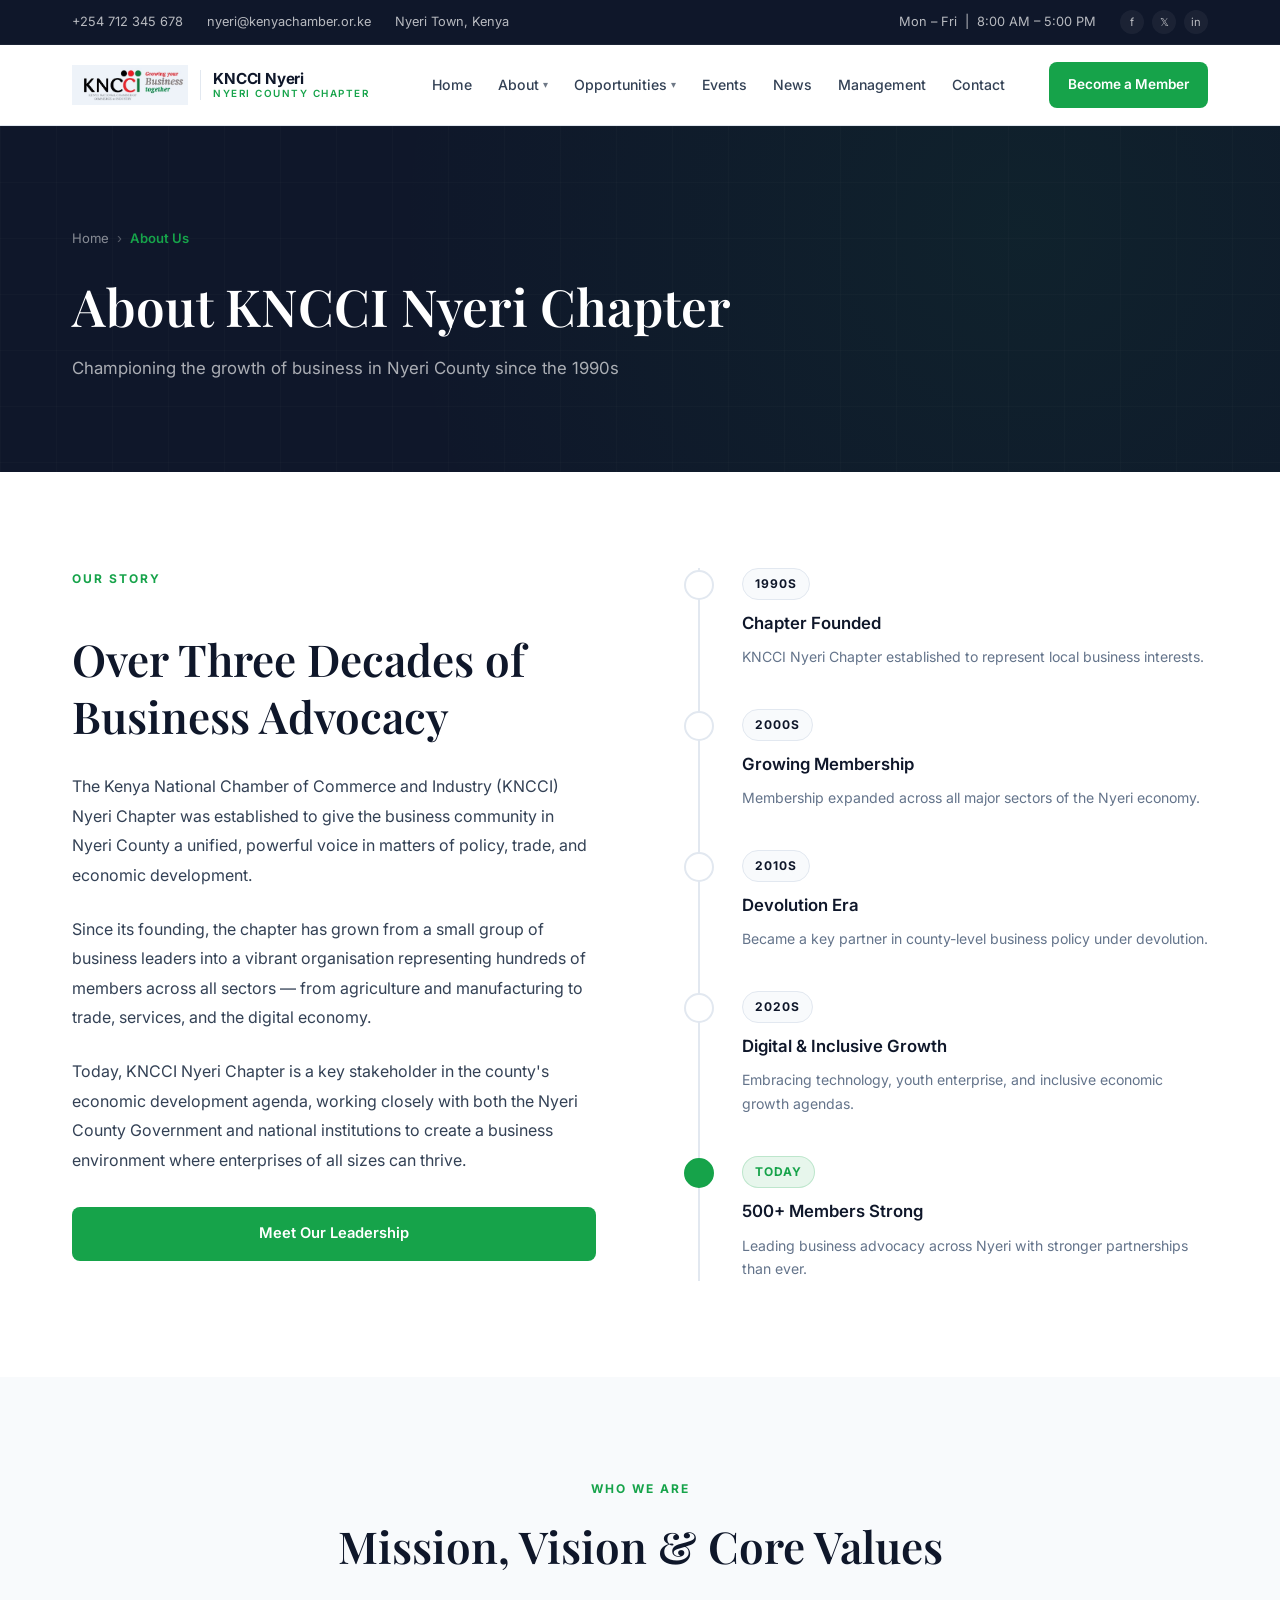
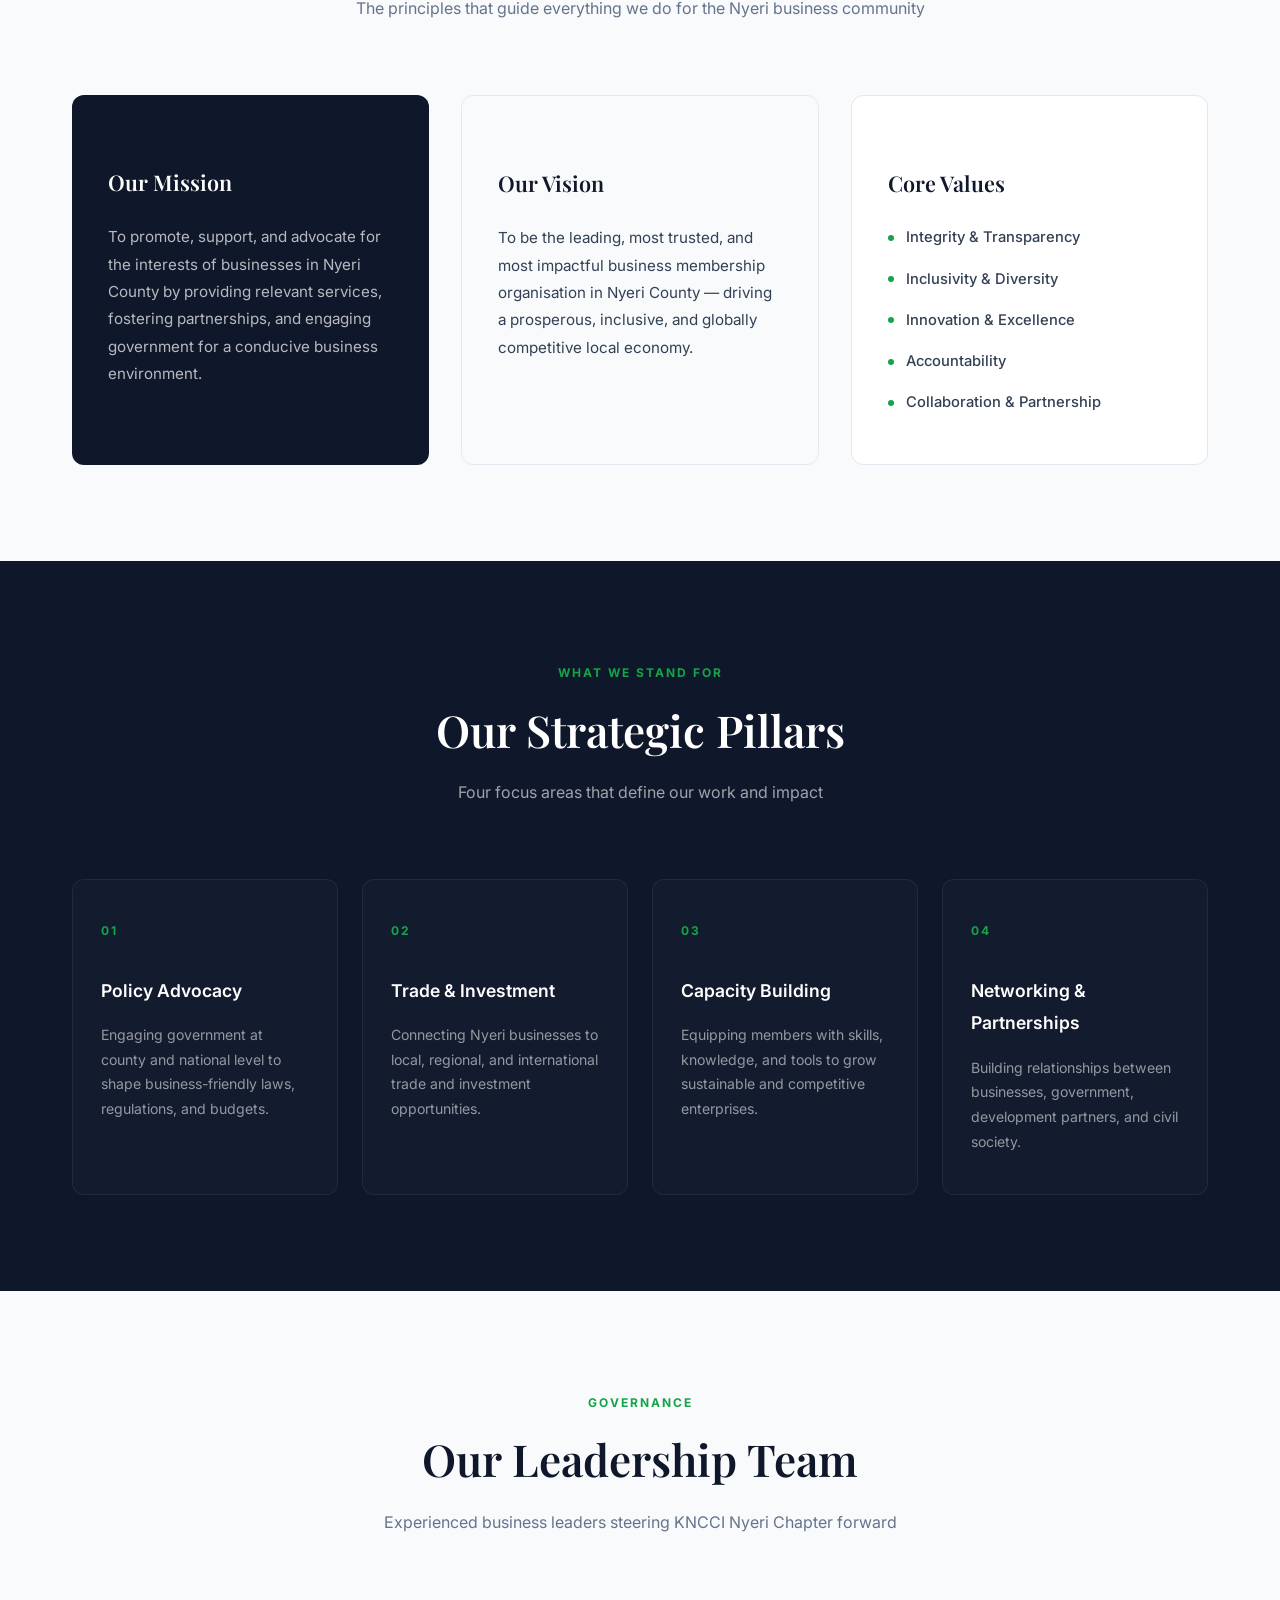
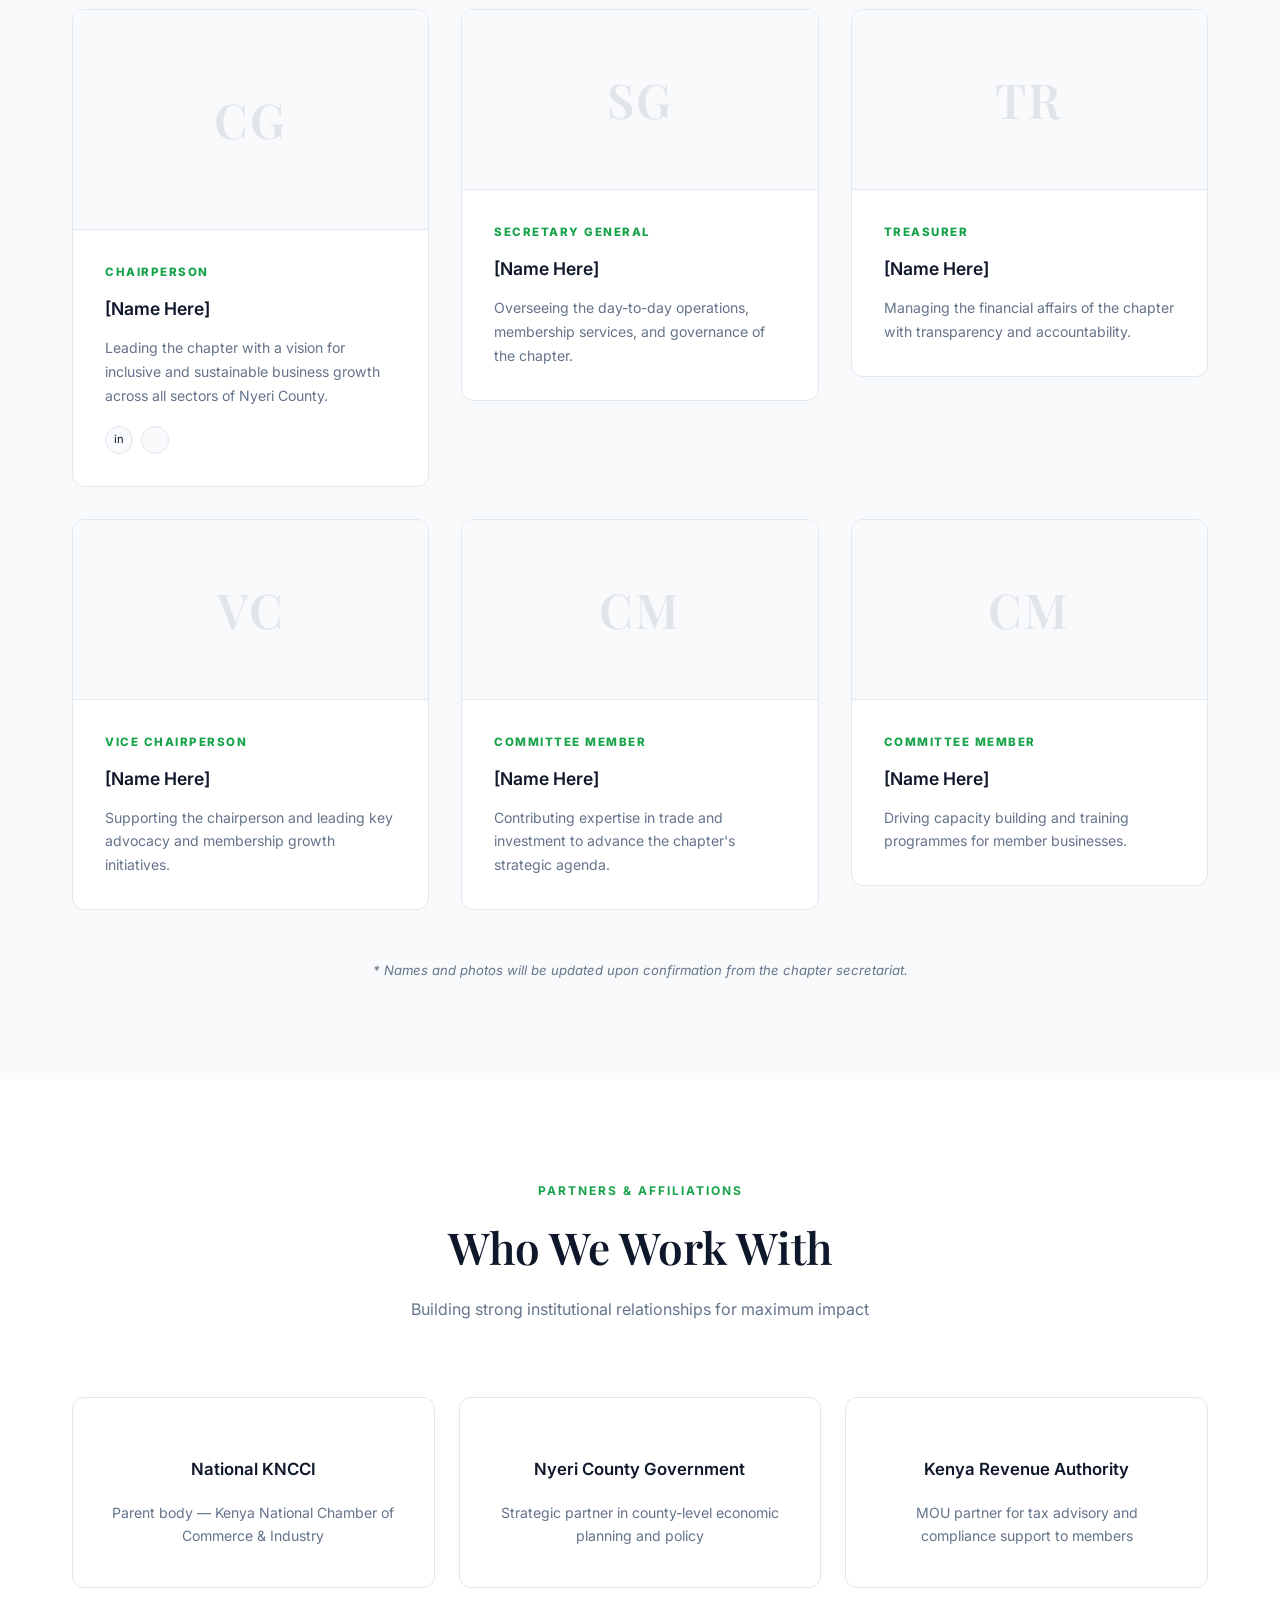
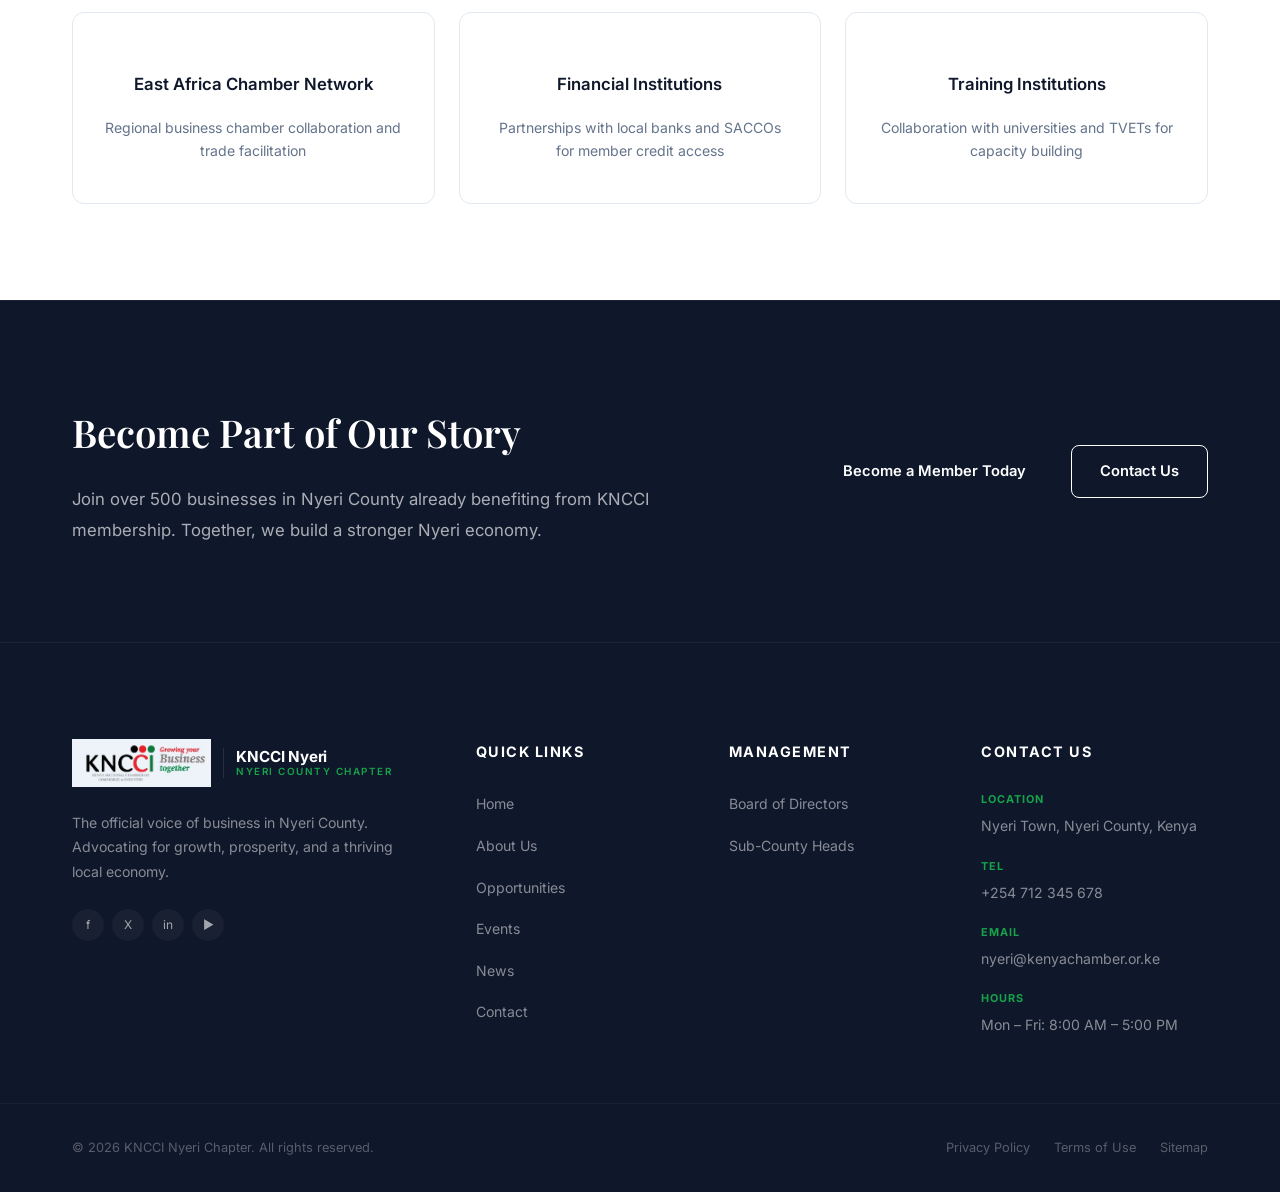
<file: about.html>
﻿<!DOCTYPE html>
<html lang="en">
<head>
  <meta charset="UTF-8" />
  <meta name="viewport" content="width=device-width, initial-scale=1.0" />
  <meta name="description" content="About KNCCI Nyeri Chapter — Our story, mission, vision, values, and leadership team." />
  <title>About Us | KNCCI Nyeri Chapter</title>
  <link rel="preconnect" href="https://fonts.googleapis.com" />
  <link rel="preconnect" href="https://fonts.gstatic.com" crossorigin />
  <link href="https://fonts.googleapis.com/css2?family=Playfair+Display:wght@400;600;700&family=Inter:wght@300;400;500;600;700&display=swap" rel="stylesheet" />
  <link rel="stylesheet" href="css/styles.css" />
  <link rel="stylesheet" href="css/about.css" />
</head>
<body>

  <!-- ===== TOP BAR ===== -->
  <div class="top-bar">
    <div class="container top-bar-inner">
      <div class="top-bar-left">
        <a href="tel:+254712345678"> +254 712 345 678</a>
        <a href="mailto:nyeri@kenyachamber.or.ke"> nyeri@kenyachamber.or.ke</a>
        <span> Nyeri Town, Kenya</span>
      </div>
      <div class="top-bar-right">
        <span>Mon – Fri &nbsp;|&nbsp; 8:00 AM – 5:00 PM</span>
        <div class="top-socials">
          <a href="#" aria-label="Facebook" class="tsoc">f</a>
          <a href="#" aria-label="Twitter" class="tsoc">𝕏</a>
          <a href="#" aria-label="LinkedIn" class="tsoc">in</a>
        </div>
      </div>
    </div>
  </div>

  <!-- ===== HEADER ===== -->
  <header class="header" id="header">
    <nav class="navbar">
      <div class="container nav-inner">
        <a href="index.html" class="logo" id="logo">
          <img src="Images/kncci.jpg" alt="KNCCI Nyeri Chapter Logo" class="logo-img" />
          <div class="logo-label">
            <span class="logo-label-main">KNCCI Nyeri</span>
            <span class="logo-label-sub">Nyeri County Chapter</span>
          </div>
        </a>
        <ul class="nav-links" id="navLinks">
          <li><a href="index.html" class="nav-link">Home</a></li>
          <li class="has-dropdown">
            <a href="about.html" class="nav-link active">About <span class="caret">▾</span></a>
            <ul class="dropdown">
              <li><a href="about.html#story">Our Story</a></li>
              <li><a href="about.html#mvv">Mission & Vision</a></li>
              <li><a href="about.html#leadership">Leadership</a></li>
            </ul>
          </li>
          <li class="has-dropdown">
            <a href="opportunities.html" class="nav-link">Opportunities <span class="caret">▾</span></a>
            <ul class="dropdown">
              <li><a href="opportunities.html#vendor">Vendor Opportunities</a></li>
              <li><a href="opportunities.html#tenders">Government Tenders</a></li>
              <li><a href="opportunities.html#jobs">Job Opportunities</a></li>
              <li><a href="opportunities.html#grants">Grants</a></li>
            </ul>
          </li>
          <li><a href="events.html" class="nav-link">Events</a></li>
          <li><a href="news.html" class="nav-link">News</a></li>
          <li><a href="management.html" class="nav-link">Management</a></li>
          <li><a href="#" class="nav-link">Contact</a></li>
        </ul>
        <a href="#" class="btn btn-primary nav-cta" id="memberCta">Become a Member</a>
        <button class="hamburger" id="hamburger" aria-label="Toggle menu">
          <span></span><span></span><span></span>
        </button>
      </div>
    </nav>
  </header>

  <!-- ===== PAGE HERO ===== -->
  <section class="page-hero">
    <div class="ph-pattern"></div>
    <div class="container ph-inner">
      <nav class="breadcrumb" aria-label="Breadcrumb">
        <a href="index.html">Home</a>
        <span class="bc-sep">›</span>
        <span class="bc-current">About Us</span>
      </nav>
      <h1 class="ph-title">About KNCCI Nyeri Chapter</h1>
      <p class="ph-subtitle">Championing the growth of business in Nyeri County since the 1990s</p>
    </div>
  </section>

  <!-- ===== OUR STORY ===== -->
  <section class="section story" id="story">
    <div class="container story-grid">

      <div class="story-content">
        <span class="section-label">Our Story</span>
        <h2 class="section-title">Over Three Decades of<br>Business Advocacy</h2>
        <p>The Kenya National Chamber of Commerce and Industry (KNCCI) Nyeri Chapter was established to give the business community in Nyeri County a unified, powerful voice in matters of policy, trade, and economic development.</p>
        <p>Since its founding, the chapter has grown from a small group of business leaders into a vibrant organisation representing hundreds of members across all sectors — from agriculture and manufacturing to trade, services, and the digital economy.</p>
        <p>Today, KNCCI Nyeri Chapter is a key stakeholder in the county's economic development agenda, working closely with both the Nyeri County Government and national institutions to create a business environment where enterprises of all sizes can thrive.</p>
        <a href="#leadership" class="btn btn-primary" style="margin-top:8px;">Meet Our Leadership</a>
      </div>

      <div class="story-timeline">
        <div class="tl-item">
          <div class="tl-dot"></div>
          <div class="tl-body">
            <span class="tl-year">1990s</span>
            <h4>Chapter Founded</h4>
            <p>KNCCI Nyeri Chapter established to represent local business interests.</p>
          </div>
        </div>
        <div class="tl-item">
          <div class="tl-dot"></div>
          <div class="tl-body">
            <span class="tl-year">2000s</span>
            <h4>Growing Membership</h4>
            <p>Membership expanded across all major sectors of the Nyeri economy.</p>
          </div>
        </div>
        <div class="tl-item">
          <div class="tl-dot"></div>
          <div class="tl-body">
            <span class="tl-year">2010s</span>
            <h4>Devolution Era</h4>
            <p>Became a key partner in county-level business policy under devolution.</p>
          </div>
        </div>
        <div class="tl-item">
          <div class="tl-dot"></div>
          <div class="tl-body">
            <span class="tl-year">2020s</span>
            <h4>Digital & Inclusive Growth</h4>
            <p>Embracing technology, youth enterprise, and inclusive economic growth agendas.</p>
          </div>
        </div>
        <div class="tl-item tl-item-current">
          <div class="tl-dot tl-dot-active"></div>
          <div class="tl-body">
            <span class="tl-year">Today</span>
            <h4>500+ Members Strong</h4>
            <p>Leading business advocacy across Nyeri with stronger partnerships than ever.</p>
          </div>
        </div>
      </div>

    </div>
  </section>

  <!-- ===== MISSION VISION VALUES ===== -->
  <section class="section mvv bg-light" id="mvv">
    <div class="container">
      <div class="section-header">
        <span class="section-label">Who We Are</span>
        <h2 class="section-title">Mission, Vision & Core Values</h2>
        <p class="section-sub">The principles that guide everything we do for the Nyeri business community</p>
      </div>
      <div class="mvv-grid">

        <div class="mvv-card mvv-mission">
          <div class="mvv-icon"></div>
          <h3>Our Mission</h3>
          <p>To promote, support, and advocate for the interests of businesses in Nyeri County by providing relevant services, fostering partnerships, and engaging government for a conducive business environment.</p>
        </div>

        <div class="mvv-card mvv-vision">
          <div class="mvv-icon"></div>
          <h3>Our Vision</h3>
          <p>To be the leading, most trusted, and most impactful business membership organisation in Nyeri County — driving a prosperous, inclusive, and globally competitive local economy.</p>
        </div>

        <div class="mvv-card mvv-values">
          <div class="mvv-icon"></div>
          <h3>Core Values</h3>
          <ul class="values-list">
            <li><span class="vl-dot"></span>Integrity & Transparency</li>
            <li><span class="vl-dot"></span>Inclusivity & Diversity</li>
            <li><span class="vl-dot"></span>Innovation & Excellence</li>
            <li><span class="vl-dot"></span>Accountability</li>
            <li><span class="vl-dot"></span>Collaboration & Partnership</li>
          </ul>
        </div>

      </div>
    </div>
  </section>

  <!-- ===== KEY PILLARS ===== -->
  <section class="section pillars">
    <div class="container">
      <div class="section-header">
        <span class="section-label">What We Stand For</span>
        <h2 class="section-title">Our Strategic Pillars</h2>
        <p class="section-sub">Four focus areas that define our work and impact</p>
      </div>
      <div class="pillars-grid">
        <div class="pillar-card">
          <div class="pillar-num">01</div>
          <div class="pillar-icon-lg"></div>
          <h3>Policy Advocacy</h3>
          <p>Engaging government at county and national level to shape business-friendly laws, regulations, and budgets.</p>
        </div>
        <div class="pillar-card">
          <div class="pillar-num">02</div>
          <div class="pillar-icon-lg"></div>
          <h3>Trade & Investment</h3>
          <p>Connecting Nyeri businesses to local, regional, and international trade and investment opportunities.</p>
        </div>
        <div class="pillar-card">
          <div class="pillar-num">03</div>
          <div class="pillar-icon-lg"></div>
          <h3>Capacity Building</h3>
          <p>Equipping members with skills, knowledge, and tools to grow sustainable and competitive enterprises.</p>
        </div>
        <div class="pillar-card">
          <div class="pillar-num">04</div>
          <div class="pillar-icon-lg"></div>
          <h3>Networking & Partnerships</h3>
          <p>Building relationships between businesses, government, development partners, and civil society.</p>
        </div>
      </div>
    </div>
  </section>

  <!-- ===== LEADERSHIP ===== -->
  <section class="section leadership bg-light" id="leadership">
    <div class="container">
      <div class="section-header">
        <span class="section-label">Governance</span>
        <h2 class="section-title">Our Leadership Team</h2>
        <p class="section-sub">Experienced business leaders steering KNCCI Nyeri Chapter forward</p>
      </div>
      <div class="leadership-grid">

        <div class="leader-card leader-featured">
          <div class="leader-photo">
            <div class="leader-initials">CG</div>
          </div>
          <div class="leader-info">
            <h3>Chairperson</h3>
            <p class="leader-name">[Name Here]</p>
            <p class="leader-bio">Leading the chapter with a vision for inclusive and sustainable business growth across all sectors of Nyeri County.</p>
            <div class="leader-socials">
              <a href="#" aria-label="LinkedIn">in</a>
              <a href="#" aria-label="Email"></a>
            </div>
          </div>
        </div>

        <div class="leader-card">
          <div class="leader-photo">
            <div class="leader-initials">SG</div>
          </div>
          <div class="leader-info">
            <h3>Secretary General</h3>
            <p class="leader-name">[Name Here]</p>
            <p class="leader-bio">Overseeing the day-to-day operations, membership services, and governance of the chapter.</p>
          </div>
        </div>

        <div class="leader-card">
          <div class="leader-photo">
            <div class="leader-initials">TR</div>
          </div>
          <div class="leader-info">
            <h3>Treasurer</h3>
            <p class="leader-name">[Name Here]</p>
            <p class="leader-bio">Managing the financial affairs of the chapter with transparency and accountability.</p>
          </div>
        </div>

        <div class="leader-card">
          <div class="leader-photo">
            <div class="leader-initials">VC</div>
          </div>
          <div class="leader-info">
            <h3>Vice Chairperson</h3>
            <p class="leader-name">[Name Here]</p>
            <p class="leader-bio">Supporting the chairperson and leading key advocacy and membership growth initiatives.</p>
          </div>
        </div>

        <div class="leader-card">
          <div class="leader-photo">
            <div class="leader-initials">CM</div>
          </div>
          <div class="leader-info">
            <h3>Committee Member</h3>
            <p class="leader-name">[Name Here]</p>
            <p class="leader-bio">Contributing expertise in trade and investment to advance the chapter's strategic agenda.</p>
          </div>
        </div>

        <div class="leader-card">
          <div class="leader-photo">
            <div class="leader-initials">CM</div>
          </div>
          <div class="leader-info">
            <h3>Committee Member</h3>
            <p class="leader-name">[Name Here]</p>
            <p class="leader-bio">Driving capacity building and training programmes for member businesses.</p>
          </div>
        </div>

      </div>
      <p class="leadership-note">* Names and photos will be updated upon confirmation from the chapter secretariat.</p>
    </div>
  </section>

  <!-- ===== AFFILIATIONS ===== -->
  <section class="section affiliations">
    <div class="container">
      <div class="section-header">
        <span class="section-label">Partners & Affiliations</span>
        <h2 class="section-title">Who We Work With</h2>
        <p class="section-sub">Building strong institutional relationships for maximum impact</p>
      </div>
      <div class="affiliations-grid">
        <div class="affil-card">
          <div class="affil-icon"></div>
          <h4>National KNCCI</h4>
          <p>Parent body — Kenya National Chamber of Commerce & Industry</p>
        </div>
        <div class="affil-card">
          <div class="affil-icon"></div>
          <h4>Nyeri County Government</h4>
          <p>Strategic partner in county-level economic planning and policy</p>
        </div>
        <div class="affil-card">
          <div class="affil-icon"></div>
          <h4>Kenya Revenue Authority</h4>
          <p>MOU partner for tax advisory and compliance support to members</p>
        </div>
        <div class="affil-card">
          <div class="affil-icon"></div>
          <h4>East Africa Chamber Network</h4>
          <p>Regional business chamber collaboration and trade facilitation</p>
        </div>
        <div class="affil-card">
          <div class="affil-icon"></div>
          <h4>Financial Institutions</h4>
          <p>Partnerships with local banks and SACCOs for member credit access</p>
        </div>
        <div class="affil-card">
          <div class="affil-icon"></div>
          <h4>Training Institutions</h4>
          <p>Collaboration with universities and TVETs for capacity building</p>
        </div>
      </div>
    </div>
  </section>

  <!-- ===== CTA BANNER ===== -->
  <section class="cta-banner">
    <div class="container cta-inner">
      <div class="cta-text">
        <h2>Become Part of Our Story</h2>
        <p>Join over 500 businesses in Nyeri County already benefiting from KNCCI membership. Together, we build a stronger Nyeri economy.</p>
      </div>
      <div class="cta-actions">
        <a href="#" class="btn btn-gold">Become a Member Today</a>
        <a href="#" class="btn btn-outline-white">Contact Us</a>
      </div>
    </div>
  </section>

    <!-- FOOTER -->
  <footer class="footer">
    <div class="container footer-grid">
      <div class="footer-col footer-brand">
        <a href="index.html" class="footer-logo">
          <img src="Images/kncci.jpg" alt="KNCCI Nyeri Chapter Logo" class="logo-img logo-img-footer" />
          <div class="logo-label">
            <span class="logo-label-main">KNCCI Nyeri</span>
            <span class="logo-label-sub">Nyeri County Chapter</span>
          </div>
        </a>
        <p class="footer-tagline">The official voice of business in Nyeri County. Advocating for growth, prosperity, and a thriving local economy.</p>
        <div class="footer-socials">
          <a href="#" class="fsoc" aria-label="Facebook">f</a>
          <a href="#" class="fsoc" aria-label="Twitter">X</a>
          <a href="#" class="fsoc" aria-label="LinkedIn">in</a>
          <a href="#" class="fsoc" aria-label="YouTube">▶</a>
        </div>
      </div>
      <div class="footer-col">
        <h4>Quick Links</h4>
        <ul class="footer-links">
          <li><a href="index.html">Home</a></li>
          <li><a href="about.html">About Us</a></li>
          <li><a href="opportunities.html">Opportunities</a></li>
          <li><a href="events.html">Events</a></li>
          <li><a href="news.html">News</a></li>
          <li><a href="#">Contact</a></li>
        </ul>
      </div>
      <div class="footer-col">
        <h4>Management</h4>
        <ul class="footer-links">
          <li><a href="management.html#board">Board of Directors</a></li>
          <li><a href="management.html#subcounty">Sub-County Heads</a></li>
        </ul>
      </div>
      <div class="footer-col">
        <h4>Contact Us</h4>
        <ul class="footer-contact">
          <li><span class="fc-label">Location</span> Nyeri Town, Nyeri County, Kenya</li>
          <li><span class="fc-label">Tel</span> <a href="tel:+254712345678">+254 712 345 678</a></li>
          <li><span class="fc-label">Email</span> <a href="mailto:nyeri@kenyachamber.or.ke">nyeri@kenyachamber.or.ke</a></li>
          <li><span class="fc-label">Hours</span> Mon – Fri: 8:00 AM – 5:00 PM</li>
        </ul>
      </div>
    </div>
    <div class="footer-bottom">
      <div class="container footer-bottom-inner">
        <p>&copy; 2026 KNCCI Nyeri Chapter. All rights reserved.</p>
        <div class="footer-bottom-links">
          <a href="#">Privacy Policy</a>
          <a href="#">Terms of Use</a>
          <a href="#">Sitemap</a>
        </div>
      </div>
    </div>
  </footer>

  <script src="js/main.js"></script>
</body>
</html>
</file>
<file: css/styles.css>
/* ====================================
   KNCCI NYERI — STYLES.CSS (REFACTORED)
   ==================================== */

/* Prevent horizontal overflow — body only (html clips sticky elements) */
body { overflow-x: hidden; }

/* --- BRAND TOKENS (MINIMALIST) --- */
:root {
  --navy:       #0F172A; /* Slate Navy (Primary) */
  --green:      #16A34A; /* Forest Green (Accent) */
  --green-hover:#15803D;
  --light:      #F8FAFC; /* Slate-50 Background */
  --white:      #FFFFFF;
  --text:       #334155; /* Slate-700 body text */
  --muted:      #64748B; /* Slate-500 muted text */
  --border:     #E2E8F0; /* Slate-200 borders */
  --shadow:     0 12px 30px rgba(15, 23, 42, 0.04);
  --shadow-hover: 0 20px 40px rgba(15, 23, 42, 0.08);
  --radius:     8px;
  --transition: all 0.3s cubic-bezier(0.4, 0, 0.2, 1);
}

/* --- RESET --- */
*, *::before, *::after { box-sizing: border-box; margin: 0; padding: 0; }
html { scroll-behavior: smooth; }
body {
  font-family: 'Inter', sans-serif;
  color: var(--text);
  background: var(--white);
  line-height: 1.85; /* Generous breathing room for text */
  -webkit-font-smoothing: antialiased;
}
a { text-decoration: none; color: inherit; transition: var(--transition); }
ul { list-style: none; }
img { max-width: 100%; display: block; }

/* --- LAYOUT & WHITESPACE --- */
.container { max-width: 1200px; margin: 0 auto; padding: 0 32px; }
.section { padding: 96px 0; } /* Maximum whitespace */
.bg-light { background: var(--light); }

/* --- BUTTONS (CLEAN & MINIMAL) --- */
.btn {
  display: inline-flex; align-items: center; justify-content: center;
  padding: 12px 28px; border-radius: var(--radius); font-weight: 600;
  font-size: .92rem; transition: var(--transition); cursor: pointer;
  border: 1.5px solid transparent; font-family: 'Inter', sans-serif;
  white-space: nowrap;
}
.btn-primary { background: var(--green); color: var(--white); }
.btn-primary:hover { background: var(--green-hover); }
.btn-gold { background: var(--navy); color: var(--white); }
.btn-gold:hover { background: var(--green); }
.btn-ghost { border-color: rgba(255,255,255,.3); color: var(--white); }
.btn-ghost:hover { background: rgba(255,255,255,.1); border-color: var(--white); }
.btn-outline-white { border-color: var(--white); color: var(--white); }
.btn-outline-white:hover { background: var(--white); color: var(--navy); }
.btn-outline-dark { border-color: var(--border); color: var(--navy); }
.btn-outline-dark:hover { border-color: var(--navy); background: var(--navy); color: var(--white); }

/* --- SECTION HEADER --- */
.section-header { text-align: center; margin-bottom: 72px; }
.section-header.light .section-title,
.section-header.light .section-sub { color: var(--white); }
.section-header.light .section-label { color: var(--green); }
.section-label {
  display: inline-block; text-transform: uppercase; font-size: .75rem;
  font-weight: 700; letter-spacing: 2px; color: var(--green); margin-bottom: 16px;
}
.section-title {
  font-family: 'Playfair Display', serif; font-size: clamp(2rem, 4.5vw, 2.75rem);
  line-height: 1.3; margin-bottom: 20px; color: var(--navy); font-weight: 600;
}
.section-sub { color: var(--muted); max-width: 650px; margin: 0 auto; font-size: 1rem; }
.section-cta { text-align: center; margin-top: 64px; }

/* ===== TOP BAR (SLIM & CLEAN) ===== */
.top-bar { background: var(--navy); color: rgba(255,255,255,.7); font-size: .8rem; padding: 10px 0; border-bottom: 1px solid rgba(255,255,255,.05); }
.top-bar-inner { display: flex; justify-content: space-between; align-items: center; gap: 16px; }
.top-bar-left, .top-bar-right { display: flex; align-items: center; gap: 24px; flex-wrap: wrap; }
.top-bar-left a, .top-bar-right a { color: rgba(255,255,255,.7); }
.top-bar-left a:hover { color: var(--white); }
.top-socials { display: flex; gap: 8px; }
.tsoc {
  width: 24px; height: 24px; border-radius: 50%; background: rgba(255,255,255,.05);
  display: flex; align-items: center; justify-content: center; font-size: .7rem;
  transition: var(--transition);
}
.tsoc:hover { background: var(--green); color: var(--white); }

/* ===== HEADER ===== */
.header {
  position: sticky; top: 0; z-index: 999;
  background: var(--white); border-bottom: 1px solid var(--border);
  transition: var(--transition);
}
.header.scrolled { box-shadow: var(--shadow); }
.nav-inner { display: flex; align-items: center; gap: 24px; height: 80px; }

/* Logo */
.logo { display: flex; align-items: center; gap: 12px; flex-shrink: 0; }
.logo-img { height: 40px; width: auto; object-fit: contain; }
.logo-img-footer { height: 48px; }

.logo-label {
  display: flex; flex-direction: column; line-height: 1.2;
  border-left: 1px solid var(--border); padding-left: 12px;
}
.logo-label-main {
  font-family: 'Inter', sans-serif; font-size: .95rem; font-weight: 700;
  color: var(--navy); letter-spacing: -0.2px; white-space: nowrap;
}
.logo-label-sub {
  font-family: 'Inter', sans-serif; font-size: .62rem; font-weight: 600;
  color: var(--green); text-transform: uppercase; letter-spacing: 1.5px; white-space: nowrap;
}

/* Footer logo adjustments */
.footer-logo .logo-label { border-left-color: rgba(255,255,255,.1); }
.footer-logo .logo-label-main { color: var(--white); }
.footer-logo .logo-label-sub { color: var(--green); }
.footer-logo { display: flex; align-items: center; gap: 12px; }

/* Nav Links */
.nav-links { display: flex; align-items: center; gap: 2px; margin-left: auto; }
.nav-link {
  padding: 8px 12px; font-size: .88rem; font-weight: 500;
  color: var(--text); position: relative; display: flex; align-items: center; gap: 4px;
}
.nav-link::after {
  content: ''; position: absolute; bottom: 4px; left: 16px; right: 16px;
  height: 2px; background: var(--green); transform: scaleX(0);
  transform-origin: left; transition: var(--transition);
}
.nav-link:hover { color: var(--navy); }
.nav-link:hover::after, .nav-link.active::after { transform: scaleX(1); }
.nav-link.active { color: var(--navy); font-weight: 600; }
.caret { font-size: .6rem; opacity: 0.7; }

/* Dropdown */
.has-dropdown { position: relative; }
.dropdown {
  position: absolute; top: 100%; left: 0;
  background: var(--white); border-radius: var(--radius); min-width: 210px;
  box-shadow: 0 10px 30px rgba(0,0,0,0.06); border: 1px solid var(--border);
  opacity: 0; visibility: hidden; transform: translateY(8px); transition: var(--transition);
  z-index: 100; padding: 8px 0;
}
.has-dropdown:hover .dropdown { opacity: 1; visibility: visible; transform: translateY(0); }
.dropdown li a { display: block; padding: 10px 20px; font-size: .88rem; font-weight: 500; color: var(--text); }
.dropdown li a:hover { background: var(--light); color: var(--green); }

.nav-cta {
  margin-left: 8px;
  padding: 9px 18px;
  font-size: .85rem;
  white-space: nowrap;
  flex-shrink: 0;
}

/* Hamburger */
.hamburger { display: none; flex-direction: column; gap: 6px; cursor: pointer; border: none; background: none; padding: 6px; margin-left: auto; }
.hamburger span { display: block; width: 22px; height: 2px; background: var(--navy); transition: var(--transition); }

/* ===== HERO SLIDESHOW ===== */
.hero-slider {
  position: relative; width: 100%; height: 85vh; min-height: 500px; max-height: 800px;
  overflow: hidden;
}
.slider-track { position: absolute; inset: 0; }
.slide {
  position: absolute; inset: 0;
  background-size: cover; background-position: center;
  opacity: 0; transition: opacity 1.2s ease-in-out;
}
.slide--active { opacity: 1; }
.slide-overlay {
  position: absolute; inset: 0;
  background: linear-gradient(135deg, rgba(15, 23, 42, 0.75) 0%, rgba(15, 23, 42, 0.45) 50%, rgba(15, 23, 42, 0.6) 100%);
}

/* Fallback when no image is set */
.slide[style*="url('')"] { background: var(--navy); }

/* Content overlay */
.slider-content {
  position: absolute; inset: 0; z-index: 5;
  display: flex; align-items: center; justify-content: center; text-align: center;
}
.hero-badge {
  display: inline-block; background: rgba(22, 163, 74, 0.15); border: 1px solid rgba(22, 163, 74, 0.35);
  color: var(--green); font-size: .78rem; font-weight: 700; letter-spacing: 1.5px;
  text-transform: uppercase; padding: 6px 16px; border-radius: 50px; margin-bottom: 16px;
}
.hero-title {
  font-family: 'Playfair Display', serif; font-size: clamp(2.2rem, 4.5vw, 3.4rem); line-height: 1.15;
  color: var(--white); margin-bottom: 18px; font-weight: 600; max-width: 780px; margin-left: auto; margin-right: auto;
}
.hero-title em { font-style: normal; color: var(--green); }
.hero-subtitle {
  color: rgba(255,255,255,.75); font-size: 1.05rem; margin-bottom: 28px;
  max-width: 560px; line-height: 1.7; margin-left: auto; margin-right: auto;
}
.hero-actions { display: flex; gap: 16px; flex-wrap: wrap; justify-content: center; }

/* Navigation Dots */
.slider-dots {
  display: flex; gap: 10px; margin-top: 40px; z-index: 10; justify-content: center;
}
.slider-dot {
  width: 10px; height: 10px; border-radius: 50%; border: 2px solid rgba(255,255,255,.5);
  background: transparent; cursor: pointer; transition: var(--transition); padding: 0;
}
.slider-dot:hover { border-color: var(--white); }
.dot--active { background: var(--green); border-color: var(--green); width: 28px; border-radius: 50px; }

/* Arrows */
.slider-arrow {
  position: absolute; top: 50%; transform: translateY(-50%); z-index: 10;
  width: 48px; height: 48px; border-radius: 50%;
  background: rgba(255,255,255,.08); border: 1px solid rgba(255,255,255,.15);
  color: var(--white); font-size: 1.6rem; cursor: pointer;
  display: flex; align-items: center; justify-content: center;
  transition: var(--transition); backdrop-filter: blur(6px);
}
.slider-arrow:hover { background: rgba(255,255,255,.18); border-color: rgba(255,255,255,.3); }
.slider-arrow--prev { left: 24px; }
.slider-arrow--next { right: 24px; }

/* Caption */
.slider-caption {
  position: absolute; bottom: 0; left: 0; right: 0; z-index: 8;
  background: rgba(15, 23, 42, 0.6); backdrop-filter: blur(8px);
  color: rgba(255,255,255,.7); font-size: .82rem; font-weight: 500;
  padding: 12px 32px; text-align: center; letter-spacing: 0.5px;
  border-top: 1px solid rgba(255,255,255,.06);
  transition: opacity 0.4s ease;
}



/* ===== ABOUT ===== */
.about { padding: 60px 0; }
.about-grid { display: grid; grid-template-columns: 1fr 1fr; gap: 48px; align-items: center; }
.about-visual { display: flex; flex-direction: column; gap: 32px; }
.about-box {
  position: relative; background: var(--light); border: 1px solid var(--border);
  border-radius: 16px; aspect-ratio: 1.1; max-width: 420px;
  display: flex; align-items: center; justify-content: center;
}

.about-float-badge {
  position: absolute; bottom: -16px; right: -16px;
  background: var(--navy); color: var(--white); padding: 18px 24px; border-radius: 8px;
  text-align: left; box-shadow: var(--shadow); max-width: 260px;
}
.about-float-badge strong { display: block; font-size: 1.1rem; font-weight: 700; color: var(--green); margin-bottom: 2px; }
.about-float-badge small { font-size: .78rem; color: rgba(255,255,255,.6); }

.about-pillars { display: grid; grid-template-columns: repeat(4, 1fr); gap: 16px; max-width: 420px; }
.pillar {
  display: flex; flex-direction: column; align-items: center; justify-content: center;
  background: var(--white); border: 1px solid var(--border); border-radius: 8px; padding: 18px 10px;
  font-size: .82rem; font-weight: 600; color: var(--navy); transition: var(--transition);
  text-align: center;
}
.pillar:hover { border-color: var(--green); color: var(--green); transform: translateY(-2px); }

.about-content { display: flex; flex-direction: column; gap: 16px; }
.about-content p { color: var(--text); font-size: 1rem; }
.checklist { display: flex; flex-direction: column; gap: 16px; margin: 12px 0; }
.checklist li {
  display: flex; align-items: center; gap: 16px;
  font-size: .95rem; font-weight: 500; color: var(--text);
}
.checklist li::before {
  content: '✓'; width: 20px; height: 20px; border-radius: 50%;
  background: rgba(22, 163, 74, 0.1); color: var(--green);
  display: flex; align-items: center; justify-content: center;
  font-size: .7rem; font-weight: 900; flex-shrink: 0;
}

/* ===== PATRONS MARQUEE ===== */
.patrons-marquee-container {
  overflow: hidden; white-space: nowrap; position: relative; width: 100%; display: flex; align-items: center; padding: 24px 0;
  mask-image: linear-gradient(to right, transparent, black 10%, black 90%, transparent);
  -webkit-mask-image: linear-gradient(to right, transparent, black 10%, black 90%, transparent);
}
.patrons-marquee {
  display: flex; gap: 32px; animation: scroll-marquee 25s linear infinite;
}
.patrons-marquee:hover { animation-play-state: paused; }
.patrons-marquee .patron-logo {
  background: var(--white); border: 1px solid var(--border); border-radius: 8px; width: 160px; height: 90px;
  display: flex; align-items: center; justify-content: center; flex-shrink: 0;
  font-size: 0.85rem; font-weight: 600; color: var(--muted); box-shadow: 0 4px 12px rgba(0,0,0,0.02); transition: var(--transition);
}
.patrons-marquee .patron-logo:hover {
  border-color: var(--green); color: var(--navy); box-shadow: 0 8px 24px rgba(0,0,0,0.08); transform: translateY(-4px);
}
@keyframes scroll-marquee {
  0% { transform: translateX(0); }
  100% { transform: translateX(calc(-50% - 16px)); }
}

/* ===== EVENTS (HIGH CONTRAST DARK) ===== */
.events { background: var(--navy); }
.events-grid { display: grid; grid-template-columns: 1.4fr 1fr 1fr; gap: 24px; align-items: start; }
.event-card {
  background: rgba(255,255,255,.02); border: 1px solid rgba(255,255,255,.06);
  border-radius: 12px; overflow: hidden; transition: var(--transition);
  display: flex; flex-direction: column;
}
.event-card:hover { background: rgba(255,255,255,.04); border-color: rgba(255,255,255,.12); transform: translateY(-4px); }
.event-featured { background: rgba(255,255,255,.04); border-color: rgba(255,255,255,.12); }
.ev-date {
  background: rgba(255,255,255,.04); color: var(--white);
  display: flex; flex-direction: column; align-items: center; justify-content: center;
  padding: 24px 16px; min-height: 100px; flex-shrink: 0; border-bottom: 1px solid rgba(255,255,255,.06);
}
.event-featured .ev-date { border-bottom-color: rgba(255,255,255,.1); }
.ev-day   { font-size: 2.2rem; font-weight: 600; font-family: 'Playfair Display', serif; line-height: 1; }
.ev-month { font-size: .78rem; font-weight: 700; letter-spacing: 2px; text-transform: uppercase; color: var(--green); }
.ev-year  { font-size: .7rem; opacity: .5; margin-top: 2px; }
.ev-body  { padding: 32px; display: flex; flex-direction: column; gap: 16px; flex: 1; }
.ev-tag {
  display: inline-block; font-size: .68rem; font-weight: 700; text-transform: uppercase;
  letter-spacing: 1px; background: rgba(255,255,255,.06); color: rgba(255,255,255,.8);
  padding: 4px 12px; border-radius: 50px; align-self: flex-start;
}
.ev-body h3 { color: var(--white); font-size: 1.1rem; line-height: 1.4; font-weight: 600; }
.ev-body-desc { color: rgba(255,255,255,.55); font-size: .88rem; line-height: 1.7; }
.ev-body-desc p { margin-bottom: 12px; }
.ev-body-desc p:last-child { margin-bottom: 0; }
.ev-body-desc ul, .ev-body-desc ol { margin-left: 20px; margin-bottom: 12px; }
.ev-body-desc li { margin-bottom: 4px; }
.ev-meta { display: flex; flex-direction: column; gap: 6px; }
.ev-meta span { color: rgba(255,255,255,.4); font-size: .8rem; }
.ev-link { color: var(--white); font-size: .88rem; font-weight: 600; transition: var(--transition); border-bottom: 1.5px dashed rgba(255,255,255,0.3); align-self: flex-start; padding-bottom: 2px; }
.ev-link:hover { color: var(--green); border-bottom-color: var(--green); }

/* ===== NEWS (EDITORIAL) ===== */
.news-grid { display: grid; grid-template-columns: repeat(3, 1fr); gap: 24px; align-items: start; }
.news-card {
  background: var(--white); border-radius: 12px; border: 1px solid var(--border);
  overflow: hidden; transition: var(--transition); display: flex; flex-direction: column; height: 100%;
}
.news-card:hover { border-color: var(--navy); box-shadow: var(--shadow); transform: translateY(-4px); }
.news-thumb {
  height: 240px; background-color: var(--navy);
  position: relative; flex-shrink: 0; overflow: hidden;
  display: flex; align-items: center; justify-content: center;
}
.news-blur {
  position: absolute;
  inset: -20px;
  background-size: cover;
  background-position: center;
  filter: blur(20px) brightness(0.6);
  z-index: 1;
}
.news-img {
  position: relative;
  z-index: 2;
  width: 100%;
  height: 100%;
  object-fit: contain;
}
.news-body { padding: 32px; display: flex; flex-direction: column; gap: 14px; flex: 1; justify-content: center; }
.news-tag {
  display: inline-block; background: var(--light); color: var(--navy);
  font-size: .68rem; font-weight: 700; letter-spacing: 1px; text-transform: uppercase;
  padding: 4px 12px; border-radius: 50px; align-self: flex-start; border: 1px solid var(--border);
}
.news-body h3 { font-size: 1.15rem; line-height: 1.45; color: var(--navy); font-weight: 600; margin-bottom: auto; }
.news-foot { display: flex; justify-content: space-between; align-items: center; margin-top: 12px; padding-top: 16px; border-top: 1px solid var(--border); }
.news-date { color: var(--muted); font-size: .78rem; font-weight: 500; }
.news-link { font-size: .88rem; font-weight: 600; color: var(--green); transition: var(--transition); text-decoration: none; border-bottom: 1.5px dashed rgba(22, 163, 74, 0.3); padding-bottom: 2px; }
.news-link:hover { color: var(--navy); border-bottom-color: var(--navy); }

/* ===== CTA BANNER (EDITORIAL FOREST GREEN) ===== */
.cta-banner { background: var(--navy); border-top: 1px solid rgba(255,255,255,0.05); padding: 96px 0; }
.cta-inner { display: flex; align-items: center; justify-content: space-between; gap: 48px; flex-wrap: wrap; }
.cta-text h2 { font-family: 'Playfair Display', serif; font-size: clamp(1.8rem, 3.5vw, 2.4rem); color: var(--white); margin-bottom: 16px; font-weight: 600; }
.cta-text p  { color: rgba(255,255,255,.65); max-width: 580px; font-size: 1.05rem; }
.cta-actions { display: flex; gap: 16px; flex-wrap: wrap; flex-shrink: 0; }

/* ===== FOOTER (CLEAN INSTITUTIONAL) ===== */
.footer { background: var(--navy); padding: 96px 0 0; border-top: 1px solid rgba(255,255,255,0.05); }
.footer-grid { display: grid; grid-template-columns: 1.8fr 1fr 1fr 1.2fr; gap: 64px; padding-bottom: 64px; }
.footer-tagline { color: rgba(255,255,255,.5); font-size: .88rem; margin: 24px 0; line-height: 1.75; }
.footer-socials { display: flex; gap: 8px; }
.fsoc {
  width: 32px; height: 32px; border-radius: 50%;
  background: rgba(255,255,255,.04); color: rgba(255,255,255,.6);
  display: flex; align-items: center; justify-content: center;
  font-size: .75rem; transition: var(--transition);
}
.fsoc:hover { background: var(--green); color: var(--white); }
.footer-col h4 { color: var(--white); font-size: .9rem; margin-bottom: 24px; font-weight: 700; text-transform: uppercase; letter-spacing: 1.5px; }
.footer-links li { margin-bottom: 12px; }
.footer-links a { color: rgba(255,255,255,.5); font-size: .88rem; }
.footer-links a:hover { color: var(--white); }
.footer-contact { display: flex; flex-direction: column; gap: 16px; }
.footer-contact li { display: flex; flex-direction: column; gap: 4px; color: rgba(255,255,255,.5); font-size: .88rem; }
.footer-contact a { color: rgba(255,255,255,.5); }
.footer-contact a:hover { color: var(--white); }
.fc-label {
  font-size: .68rem; font-weight: 700; text-transform: uppercase;
  letter-spacing: 1px; color: var(--green); display: block;
}
.footer-bottom { border-top: 1px solid rgba(255,255,255,.04); padding: 32px 0; }
.footer-bottom-inner { display: flex; justify-content: space-between; align-items: center; flex-wrap: wrap; gap: 16px; }
.footer-bottom p { color: rgba(255,255,255,.3); font-size: .8rem; }
.footer-bottom-links { display: flex; gap: 24px; }
.footer-bottom-links a { color: rgba(255,255,255,.3); font-size: .8rem; }
.footer-bottom-links a:hover { color: var(--white); }

/* ===== RESPONSIVE ===== */
@media (max-width: 1200px) {
  .nav-inner { gap: 16px; }
  .nav-link { padding: 8px 10px; font-size: .88rem; }
  .nav-cta { margin-left: 8px; padding: 8px 14px; font-size: .82rem; }
}

@media (max-width: 1024px) {
  .top-bar { display: none; }
  .nav-links, .nav-cta { display: none; }
  .hamburger { display: flex; }
  

  .events-grid, .news-grid { grid-template-columns: 1fr; }
  .news-featured { flex-direction: column; }
  .news-thumb { min-width: unset; min-height: 180px; border-right: none; border-bottom: 1px solid var(--border); }
  .footer-grid { grid-template-columns: 1.2fr 0.8fr 0.8fr 1.2fr; gap: 40px; }
  .about-grid { grid-template-columns: 1fr; gap: 48px; }
  .about-box { max-width: 100%; aspect-ratio: 1.3; }
  .about-pillars { max-width: 100%; }
  
  .hero-slider { height: 70vh; min-height: 420px; }
  .slider-content .container { text-align: center; }
  .hero-subtitle { margin-left: auto; margin-right: auto; }
  .hero-actions { justify-content: center; }
  .slider-dots { justify-content: center; }
  .slider-arrow { display: none; }
}

@media (max-width: 768px) {
  .section { padding: 80px 0; }

  .cta-inner { flex-direction: column; text-align: center; gap: 32px; }
  .footer-grid { grid-template-columns: 1fr; gap: 48px; }
  .about-pillars { grid-template-columns: repeat(2, 1fr); }
}

@media (max-width: 480px) {
  .hero-actions .btn { width: 100%; }
  .hero-slider { height: 60vh; min-height: 380px; }
}

/* ===== MOBILE NAV OPEN STATE ===== */
.nav-open .nav-links {
  display: flex; flex-direction: column; align-items: flex-start;
  position: fixed; top: 0; left: 0; width: 80%; max-width: 300px; height: 100vh;
  background: var(--white); padding: 80px 24px 24px; gap: 8px;
  box-shadow: 10px 0 40px rgba(15, 23, 42, 0.1); z-index: 998;
}
.nav-open .nav-cta { display: none; }
.nav-overlay {
  display: none; position: fixed; inset: 0;
  background: rgba(15, 23, 42, 0.3); backdrop-filter: blur(4px); z-index: 997;
}
.nav-open .nav-overlay { display: block; }

/* ===== DYNAMIC SECTION DIVIDER ===== */
.section-divider {
  display: flex;
  align-items: center;
  justify-content: center;
  gap: 16px;
  padding: 48px 0;
  width: 100%;
}
.section-divider.bg-light {
  background-color: var(--light);
}
.section-divider.bg-white {
  background-color: var(--white);
}
.section-divider .sd-line {
  height: 1.5px;
  width: 60px;
  background: linear-gradient(to right, transparent, var(--green));
  opacity: 0.35;
}
.section-divider .sd-line:last-child {
  background: linear-gradient(to left, transparent, var(--green));
}
.section-divider .sd-dot {
  width: 7px;
  height: 7px;
  background: var(--green);
  border-radius: 50%;
  opacity: 0.8;
  position: relative;
}
.section-divider .sd-dot::before {
  content: '';
  position: absolute;
  top: -4px; left: -4px; right: -4px; bottom: -4px;
  border: 1px solid var(--green);
  border-radius: 50%;
  opacity: 0.45;
  animation: sd-pulse 3s infinite ease-out;
}
@keyframes sd-pulse {
  0% { transform: scale(1); opacity: 0.6; }
  100% { transform: scale(2.8); opacity: 0; }
}
</file>
<file: css/about.css>
/* ====================================
   KNCCI NYERI — ABOUT.CSS (REFACTORED)
   ==================================== */

/* ===== PAGE HERO ===== */
.page-hero {
  background: var(--navy);
  position: relative;
  overflow: hidden;
  padding: 100px 0 88px; /* More padding/whitespace */
}
.ph-pattern {
  position: absolute; inset: 0;
  background: radial-gradient(circle at 80% 30%, rgba(22, 163, 74, 0.08) 0%, transparent 60%);
}
.ph-pattern::after {
  content: ''; position: absolute; inset: 0;
  background-image: linear-gradient(rgba(255,255,255,.015) 1px, transparent 1px),
                    linear-gradient(90deg, rgba(255,255,255,.015) 1px, transparent 1px);
  background-size: 56px 56px;
}
.ph-inner {
  position: relative; z-index: 2;
}
.breadcrumb {
  display: flex; align-items: center; gap: 8px;
  font-size: .82rem; margin-bottom: 24px;
}
.breadcrumb a { color: rgba(255,255,255,.5); transition: color .2s; }
.breadcrumb a:hover { color: var(--white); }
.bc-sep { color: rgba(255,255,255,.3); }
.bc-current { color: var(--green); font-weight: 600; }
.ph-title {
  font-family: 'Playfair Display', serif; font-size: clamp(2.2rem, 5vw, 3.2rem);
  color: var(--white); margin-bottom: 16px; line-height: 1.25; font-weight: 600;
}
.ph-subtitle {
  color: rgba(255,255,255,.65); font-size: 1.05rem; max-width: 580px; line-height: 1.75;
}

/* ===== OUR STORY ===== */
.story-grid {
  display: grid; grid-template-columns: 1fr 1fr; gap: 88px;
  align-items: start;
}
.story-content { display: flex; flex-direction: column; gap: 24px; }
.story-content .section-title { margin-bottom: 4px; }
.story-content p { color: var(--text); }

/* Timeline */
.story-timeline { display: flex; flex-direction: column; gap: 0; position: relative; }
.story-timeline::before {
  content: ''; position: absolute; left: 14px; top: 0; bottom: 0; width: 2px;
  background: var(--border);
}
.tl-item {
  display: flex; gap: 28px; align-items: flex-start;
  padding-bottom: 40px; position: relative;
}
.tl-item:last-child { padding-bottom: 0; }
.tl-dot {
  width: 30px; height: 30px; border-radius: 50%;
  background: var(--white); border: 2.5px solid var(--border);
  flex-shrink: 0; z-index: 1; margin-top: 2px;
  display: flex; align-items: center; justify-content: center;
}
.tl-dot-active {
  border-color: var(--green); background: var(--green);
}
.tl-body { flex: 1; }
.tl-year {
  display: inline-block; background: var(--light); color: var(--navy);
  font-size: .75rem; font-weight: 700; letter-spacing: 1px;
  text-transform: uppercase; padding: 4px 12px; border-radius: 50px;
  margin-bottom: 8px; border: 1px solid var(--border);
}
.tl-item-current .tl-year {
  background: rgba(22, 163, 74, 0.1); color: var(--green); border-color: rgba(22, 163, 74, 0.2);
}
.tl-body h4 { font-size: 1.05rem; font-weight: 600; color: var(--navy); margin-bottom: 6px; }
.tl-body p  { color: var(--muted); font-size: .88rem; line-height: 1.7; }

/* ===== MISSION VISION VALUES ===== */
.mvv-grid {
  display: grid; grid-template-columns: repeat(3, 1fr); gap: 32px;
}
.mvv-card {
  border-radius: 12px; padding: 48px 36px;
  display: flex; flex-direction: column; gap: 20px;
  transition: var(--transition);
}
.mvv-card:hover { transform: translateY(-4px); box-shadow: var(--shadow); }
.mvv-mission { background: var(--navy); }
.mvv-vision  { background: var(--light); border: 1px solid var(--border); }
.mvv-values  { background: var(--white); border: 1px solid var(--border); }
.mvv-icon { font-size: 2.4rem; }
.mvv-card h3 {
  font-family: 'Playfair Display', serif; font-size: 1.35rem; font-weight: 600;
}
.mvv-mission h3, .mvv-mission p { color: var(--white); }
.mvv-mission p { color: rgba(255,255,255,.7); line-height: 1.8; font-size: .95rem; }
.mvv-vision h3 { color: var(--navy); }
.mvv-vision p { color: var(--text); line-height: 1.8; font-size: .95rem; }
.mvv-values h3 { color: var(--navy); }

/* Values list */
.values-list { display: flex; flex-direction: column; gap: 14px; }
.values-list li {
  display: flex; align-items: center; gap: 12px;
  font-size: .92rem; font-weight: 500; color: var(--text);
}
.vl-dot {
  width: 6px; height: 6px; border-radius: 50%;
  background: var(--green); flex-shrink: 0;
}

/* ===== STRATEGIC PILLARS ===== */
.pillars { background: var(--navy); }
.pillars .section-label { color: var(--green); }
.pillars .section-title { color: var(--white); }
.pillars .section-sub   { color: rgba(255,255,255,.6); }
.pillars-grid {
  display: grid; grid-template-columns: repeat(4, 1fr); gap: 24px;
}
.pillar-card {
  background: rgba(255,255,255,.02); border: 1px solid rgba(255,255,255,.06);
  border-radius: 12px; padding: 40px 28px;
  display: flex; flex-direction: column; gap: 16px;
  transition: var(--transition); position: relative; overflow: hidden;
}
.pillar-card::before {
  content: ''; position: absolute; bottom: 0; left: 0; right: 0; height: 2px;
  background: var(--green); transform: scaleX(0); transform-origin: left;
  transition: var(--transition);
}
.pillar-card:hover { background: rgba(255,255,255,.04); border-color: rgba(255,255,255,.1); transform: translateY(-4px); }
.pillar-card:hover::before { transform: scaleX(1); }
.pillar-num {
  font-size: .75rem; font-weight: 700; color: var(--green);
  letter-spacing: 2px; text-transform: uppercase;
}
.pillar-icon-lg { font-size: 2.2rem; }
.pillar-card h3 { color: var(--white); font-size: 1.1rem; font-weight: 600; }
.pillar-card p  { color: rgba(255,255,255,.55); font-size: .88rem; line-height: 1.75; }

/* ===== LEADERSHIP ===== */
.leadership-grid {
  display: grid; grid-template-columns: repeat(3, 1fr); gap: 32px;
  align-items: start;
}
.leader-card {
  background: var(--white); border: 1px solid var(--border);
  border-radius: 12px; overflow: hidden; transition: var(--transition);
  display: flex; flex-direction: column;
}
.leader-card:hover { border-color: var(--navy); box-shadow: var(--shadow); transform: translateY(-4px); }
.leader-featured {
  grid-column: span 1;
}
.leader-photo {
  background: var(--light); border-bottom: 1px solid var(--border);
  height: 180px; display: flex; align-items: center; justify-content: center;
}
.leader-featured .leader-photo { height: 220px; }
.leader-initials {
  font-family: 'Playfair Display', serif; font-size: 3rem; font-weight: 600;
  color: var(--muted); opacity: 0.15; letter-spacing: 2px;
}
.leader-info { padding: 32px; display: flex; flex-direction: column; gap: 10px; }
.leader-info h3 {
  font-size: .72rem; font-weight: 800; text-transform: uppercase;
  letter-spacing: 1.5px; color: var(--green);
}
.leader-name { font-size: 1.1rem; font-weight: 600; color: var(--navy); }
.leader-bio  { font-size: .88rem; color: var(--muted); line-height: 1.7; flex: 1; }
.leader-socials { display: flex; gap: 8px; margin-top: 8px; }
.leader-socials a {
  width: 28px; height: 28px; border-radius: 50%;
  background: var(--light); color: var(--navy);
  display: flex; align-items: center; justify-content: center;
  font-size: .7rem; transition: var(--transition); border: 1px solid var(--border);
}
.leader-socials a:hover { background: var(--navy); color: var(--white); border-color: var(--navy); }
.leadership-note {
  text-align: center; margin-top: 48px;
  color: var(--muted); font-size: .82rem; font-style: italic;
}

/* ===== AFFILIATIONS ===== */
.affiliations-grid {
  display: grid; grid-template-columns: repeat(3, 1fr); gap: 24px;
}
.affil-card {
  background: var(--white); border: 1px solid var(--border);
  border-radius: 12px; padding: 40px 32px; text-align: center;
  transition: var(--transition); display: flex; flex-direction: column; align-items: center; gap: 16px;
}
.affil-card:hover { border-color: var(--green); box-shadow: var(--shadow); transform: translateY(-4px); }
.affil-icon { font-size: 2.4rem; }
.affil-card h4 { font-size: 1.05rem; font-weight: 600; color: var(--navy); }
.affil-card p  { color: var(--muted); font-size: .88rem; line-height: 1.65; }

/* ===== RESPONSIVE ===== */
@media (max-width: 1024px) {
  .story-grid    { grid-template-columns: 1fr; gap: 56px; }
  .mvv-grid      { grid-template-columns: 1fr; gap: 24px; }
  .pillars-grid  { grid-template-columns: repeat(2, 1fr); }
  .leadership-grid  { grid-template-columns: repeat(2, 1fr); }
  .affiliations-grid { grid-template-columns: repeat(2, 1fr); }
}
@media (max-width: 768px) {
  .pillars-grid     { grid-template-columns: 1fr; }
  .leadership-grid  { grid-template-columns: 1fr; }
  .affiliations-grid{ grid-template-columns: 1fr; }
  .ph-title { font-size: 1.8rem; }
}
</file>
